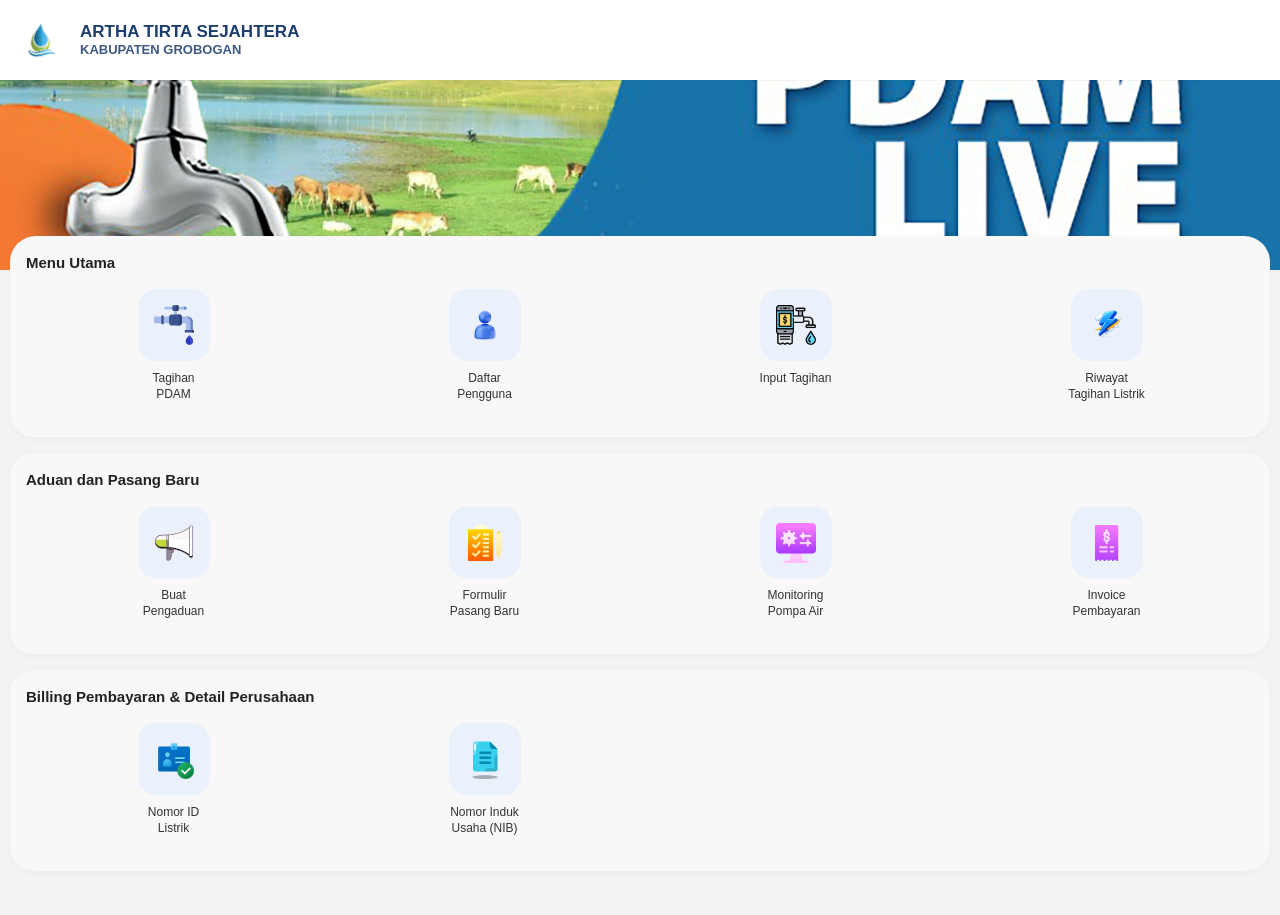
<file: index.html>
<!DOCTYPE html>
<html lang="id">
<head>
    <meta charset="UTF-8">
    <meta name="viewport" content="width=device-width, initial-scale=1.0">
    <title>Artha Tirta Sejahtera</title>
    <link rel="stylesheet" href="assets/css/layout.css">
</head>
<body>

    <!-- HEADER -->
    <div class="top-header">
        <img src="assets/img/logo.png" class="header-logo" alt="Logo PDAM">
        <div class="header-text">
            <div class="header-title">ARTHA TIRTA SEJAHTERA</div>
            <div class="header-subtitle">KABUPATEN GROBOGAN</div>
        </div>
    </div>

    <!-- BANNER -->
    <div class="banner">
        <img src="assets/img/Banner.png" alt="Banner PDAM">
    </div>

    <!-- MAIN CONTENT -->
    <div class="main-content">

        <!-- MENU UTAMA -->
        <div class="section-card">
            <div class="section-title">Menu Utama</div>

            <div class="grid-menu">

                <a href="tagihan-pdam.html" class="menu-box">
                    <div class="icon-box">
                        <img src="assets/icons/pdam.svg" alt="Tagihan PDAM" class="menu-icon">
                    </div>
                    <div class="menu-text">Tagihan PDAM</div>
                </a>

                <a href="pelanggan.html" class="menu-box">
                    <div class="icon-box">
                        <img src="assets/icons/user-account.png" alt="Daftar Pengguna" class="menu-icon">
                    </div>
                    <div class="menu-text">Daftar Pengguna</div>
                </a>

                <a href="Masukan-tagihan.html" class="menu-box">
                    <div class="icon-box">
                        <img src="assets/icons/Icon-Billing.png" alt="Pemasangan PDAM" class="menu-icon">
                    </div>
                    <div class="menu-text">Input Tagihan</div>
                </a>

                <a href="Riwayat-tagihan.html" class="menu-box">
                    <div class="icon-box">
                        <img src="assets/icons/Tagihanlistrik.png" alt="Riwayat Tagihan" class="menu-icon">
                    </div>
                    <div class="menu-text">Riwayat Tagihan Listrik</div>
                </a>

            </div>
        </div>

        <!-- ADUAN DAN PASANG BARU -->
        <div class="section-card">
            <div class="section-title">Aduan dan Pasang Baru</div>

            <div class="grid-menu">

                <a href="coming-soon.html" class="menu-box">
                    <div class="icon-box">
                        <img src="assets/icons/pengaduan.svg" alt="Buat Pengaduan" class="menu-icon icon-megaphone">
                    </div>
                    <div class="menu-text">Buat Pengaduan</div>
                </a>

                <a href="coming-soon.html" class="menu-box">
                    <div class="icon-box">
                        <img src="assets/icons/Formulir.png" alt="Formulir Pasang Baru" class="menu-icon icon-form">
                    </div>
                    <div class="menu-text">Formulir Pasang Baru</div>
                </a>

                <a href="coming-soon.html" class="menu-box">
                    <div class="icon-box">
                        <img src="assets/icons/Monitoring.png" alt="Monitoring Pengaduan" class="menu-icon icon-monitor">
                    </div>
                    <div class="menu-text">Monitoring Pompa Air</div>
                </a>

                <a href="coming-soon.html" class="menu-box">
                    <div class="icon-box">
                        <img src="assets/icons/Invoicr.png" alt="Invoice Pembayaran" class="menu-icon icon-invoice">
                    </div>
                    <div class="menu-text">Invoice Pembayaran</div>
                </a>

            </div>
        </div>

        <!-- BILLING -->
        <div class="section-card">
            <div class="section-title">Billing Pembayaran & Detail Perusahaan</div>

            <div class="grid-menu">

                <a href="Nomor-listrik.html" class="menu-box">
                    <div class="icon-box">
                        <img src="assets/icons/ID Listrik.png" alt="Nomor ID Listrik" class="menu-icon">
                    </div>
                    <div class="menu-text">Nomor ID Listrik</div>
                </a>

                <a href="nib-perusahaan.html" class="menu-box">
                    <div class="icon-box">
                        <img src="assets/icons/Document.png" alt="Nomor Induk Usaha" class="menu-icon">
                    </div>
                    <div class="menu-text">Nomor Induk Usaha (NIB)</div>
                </a>

            </div>
        </div>

    </div>

    <script src="assets/js/common.js"></script>
</body>
</html>
</file>
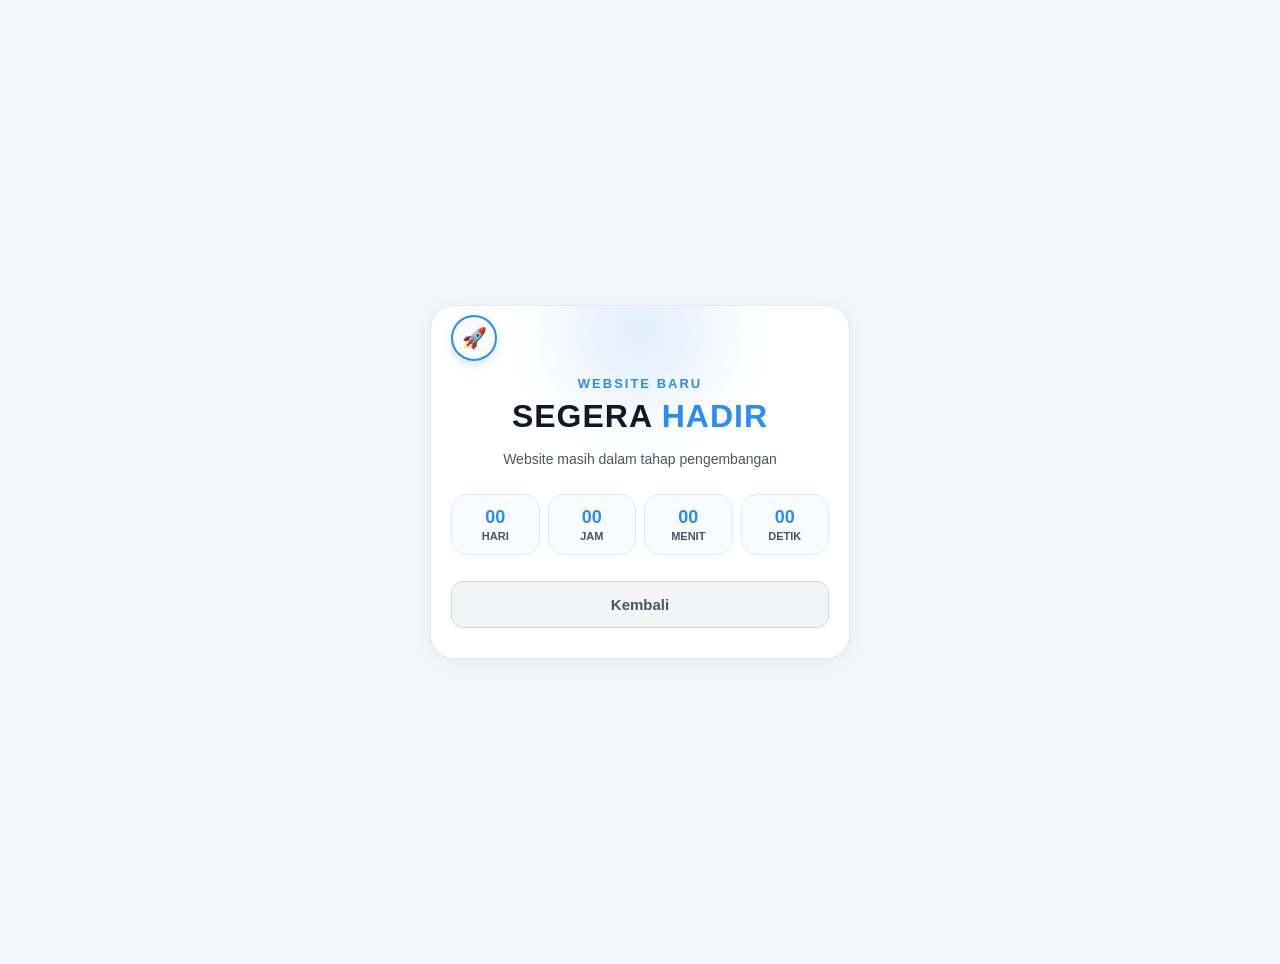
<file: coming-soon.html>
<!DOCTYPE html>
<html lang="id">
<head>
  <meta charset="UTF-8" />
  <meta name="viewport" content="width=device-width, initial-scale=1.0" />
  <title>Segera Hadir</title>
  <link rel="stylesheet" href="assets/css/csoon.css" />
</head>
<body>

  <main class="mobile-wrapper">
    <section class="coming-soon-card">

      <div class="badge">
        <span>🚀</span>
      </div>

      <div class="top-glow"></div>

      <div class="content">
        <p class="mini-label">Website Baru</p>
        <h1>SEGERA <span>HADIR</span></h1>
        <p class="description">
          Website masih dalam tahap pengembangan
        </p>

        <div class="countdown-box">
          <div class="count-item">
            <h2 id="days">00</h2>
            <p>Hari</p>
          </div>
          <div class="count-item">
            <h2 id="hours">00</h2>
            <p>Jam</p>
          </div>
          <div class="count-item">
            <h2 id="minutes">00</h2>
            <p>Menit</p>
          </div>
          <div class="count-item">
            <h2 id="seconds">00</h2>
            <p>Detik</p>
          </div>
        </div>

        <div class="button-group">
          <a href="index.html" class="btn-secondary">Kembali</a>
        </div>
      </div>

    </section>
  </main>

  <script src="assets/js/coming-soon.js"></script>
</body>
</html>
</file>
<file: assets/css/layout.css>
/* =========================
   RESET
========================= */
* {
  margin: 0;
  padding: 0;
  box-sizing: border-box;
}

/* =========================
   BODY
========================= */
body {
  font-family: -apple-system, BlinkMacSystemFont, "Segoe UI", sans-serif;
  background: #f2f3f5;
  color: #222;
  overflow-x: hidden;
}

/* =========================
   HEADER
========================= */
.top-header {
  background: #ffffff;
  padding: 14px 16px;
  display: flex;
  align-items: center;
  position: sticky;
  top: 0;
  z-index: 20;
  transition: all 0.3s ease;
  box-shadow: 0 1px 0 rgba(0,0,0,0.04);
}

.header-logo {
  width: 52px;
  height: 52px;
  object-fit: contain;
  margin-right: 12px;
  flex-shrink: 0;
  transition: all 0.3s ease;
}

.header-text {
  line-height: 1.2;
}

.header-title {
  font-size: 17px;
  font-weight: 800;
  color: #1c3d6e;
  transition: all 0.3s ease;
}

.header-subtitle {
  font-size: 13px;
  font-weight: 600;
  color: #1c3d6e;
  opacity: 0.85;
  transition: all 0.3s ease;
}

/* Saat collapse */
.top-header.collapse {
  padding: 10px 16px;
}

.top-header.collapse .header-logo {
  width: 42px;
  height: 42px;
}

.top-header.collapse .header-title {
  font-size: 15px;
}

.top-header.collapse .header-subtitle {
  font-size: 11px;
}

/* =========================
   BANNER
========================= */
.banner {
  position: relative;
  width: 100%;
  height: 190px;
  overflow: hidden;
  transition: all 0.35s ease;
  z-index: 1;
}

.banner img {
  width: 100%;
  height: 100%;
  object-fit: cover;
  display: block;
  transition: all 0.35s ease;
}

.banner-overlay {
  position: absolute;
  inset: 0;
  background: white;
  opacity: 0;
  pointer-events: none;
  transition: opacity 0.25s ease;
}

/* Saat scroll */
.banner.collapse {
  height: 90px;
}

.banner.collapse .banner-overlay {
  opacity: 0.55;
}

.banner.collapse img {
  filter: blur(2px);
  transform: scale(1.03);
}

/* =========================
   MAIN CONTENT
========================= */
.main-content {
  position: relative;
  z-index: 2;
  margin-top: -34px;
  padding: 0 10px 28px;
}

/* =========================
   SECTION CARD
========================= */
.section-card {
  background: #f8f8f8;
  border-radius: 24px;
  padding: 18px 14px 22px;
  margin-bottom: 16px;
  box-shadow: 0 2px 10px rgba(0,0,0,0.03);
}

/* Card pertama naik nutup banner */
.section-card:first-child {
  border-top-left-radius: 26px;
  border-top-right-radius: 26px;
}

/* =========================
   SECTION TITLE
========================= */
.section-title {
  font-size: 15px;
  font-weight: 700;
  color: #222;
  margin-bottom: 18px;
  padding-left: 2px;
}

/* =========================
   GRID MENU
========================= */
.grid-menu {
  display: grid;
  grid-template-columns: repeat(4, 1fr);
  gap: 22px 12px;
  justify-items: center;
  align-items: start;
}

/* =========================
   MENU BOX
========================= */
.menu-box {
  width: 100%;
  max-width: 78px;
  min-height: 126px;
  display: flex;
  flex-direction: column;
  align-items: center;
  justify-content: flex-start;
  text-align: center;
  text-decoration: none;
  color: inherit;
  transition: transform 0.15s ease;
}

.menu-box:active {
  transform: scale(0.96);
}

/* =========================
   ICON BOX
========================= */
.icon-box {
  width: 72px;
  height: 72px;
  border-radius: 18px;
  background: #eaf1fb;
  display: flex;
  align-items: center;
  justify-content: center;
  margin-bottom: 10px;
  overflow: hidden;
  flex-shrink: 0;
}

/* =========================
   ICON
========================= */
.menu-icon {
  width: 40px;
  height: 40px;
  object-fit: contain;
  display: block;
}

/* Khusus icon yang suka miring posisi visualnya */
.icon-megaphone {
  transform: translateY(1px);
}

.icon-form {
  transform: translateY(1px);
}

.icon-monitor {
  transform: translateY(1px);
}

.icon-invoice {
  transform: translateY(1px);
}

/* =========================
   TEXT
========================= */
.menu-text {
  font-size: 12px;
  font-weight: 500;
  color: #333;
  line-height: 1.3;
  min-height: 38px;
  display: flex;
  align-items: flex-start;
  justify-content: center;
  text-align: center;
  word-break: break-word;
}

/* =========================
   INVOICE CARD
========================= */
.invoice-card {
  background: #f8fbff;
  border: 1px solid #dce9f9;
  padding: 18px;
  border-radius: 16px;
  margin-top: 20px;
}

/* =========================
   MOBILE SMALL
========================= */
@media (max-width: 480px) {
  .top-header {
    padding: 12px 14px;
  }

  .header-logo {
    width: 48px;
    height: 48px;
  }

  .header-title {
    font-size: 16px;
  }

  .header-subtitle {
    font-size: 12px;
  }

  .banner {
    height: 175px;
  }

  .main-content {
    margin-top: -28px;
    padding: 0 8px 24px;
  }

  .section-card {
    padding: 16px 12px 20px;
    border-radius: 22px;
  }

  .grid-menu {
    gap: 20px 10px;
  }

  .menu-box {
    max-width: 76px;
    min-height: 122px;
  }

  .icon-box {
    width: 68px;
    height: 68px;
  }

  .menu-icon {
    width: 38px;
    height: 38px;
  }

  .menu-text {
    font-size: 13px;
    min-height: 36px;
  }
}
</file>
<file: assets/css/csoon.css>
* {
    margin: 0;
    padding: 0;
    box-sizing: border-box;
}

:root {
    --text-main: #111827;
    --text-soft: #4b5563;
    --text-fade: #9ca3af;
    --bg-main: #f3f6fb;
    --bg-card: #ffffff;
    --brand-primary: #2d8cf0;
    --brand-primary-hover: #1e70c8;
    --shadow-soft: 0 4px 18px rgba(0, 0, 0, 0.05);
    --shadow-medium: 0 10px 30px rgba(45, 140, 240, 0.1);
    --border-light: #e5e7eb;
    --radius-xl: 34px;
    --radius-lg: 24px;
    --radius-md: 16px;
    --radius-pill: 999px;
}

body {
    font-family: Arial, sans-serif;
    min-height: 100vh;
    background: var(--bg-main);
    display: flex;
    justify-content: center;
    align-items: center;
    padding: 16px;
    overflow: hidden;
    color: var(--text-main);
}

.mobile-wrapper {
    width: 100%;
    max-width: 420px;
    min-height: 100vh;
    display: flex;
    align-items: center;
    justify-content: center;
}

/* Base Card structure matching app pages */
.coming-soon-card {
    position: relative;
    width: 100%;
    padding: 30px 20px;
    border-radius: var(--radius-lg);
    background: var(--bg-card);
    box-shadow: var(--shadow-soft);
    overflow: hidden;
    border: 1px solid var(--border-light);
}

.badge {
    position: absolute;
    top: -15px;
    left: 20px;
    width: 46px;
    height: 46px;
    border-radius: 50%;
    background: #f8fbff;
    border: 2px solid var(--brand-primary);
    display: flex;
    align-items: center;
    justify-content: center;
    z-index: 3;
    font-size: 20px;
    box-shadow: 0 4px 10px rgba(45, 140, 240, 0.2);
    /* Bring it nicely above the top border */
    transform: translateY(24px);
}

.top-glow {
    position: absolute;
    top: -100px;
    left: 50%;
    transform: translateX(-50%);
    width: 250px;
    height: 250px;
    border-radius: 50%;
    background: radial-gradient(circle, rgba(45, 140, 240, 0.15), transparent 70%);
    filter: blur(10px);
    z-index: 0;
}

.content {
    position: relative;
    z-index: 2;
    margin-top: 40px;
    background: transparent;
    border: none;
    box-shadow: none;
    backdrop-filter: none;
    padding: 0;
}

.mini-label {
    text-align: center;
    letter-spacing: 2px;
    text-transform: uppercase;
    font-size: 13px;
    color: var(--brand-primary);
    font-weight: 700;
    margin-bottom: 8px;
    position: relative;
    z-index: 1;
}

h1 {
    text-align: center;
    font-size: 2rem;
    font-weight: 800;
    line-height: 1.1;
    letter-spacing: 1px;
    margin-bottom: 14px;
    position: relative;
    z-index: 1;
    color: var(--text-main);
}

h1 span {
    display: inline-block;
    color: var(--brand-primary);
}

.description {
    text-align: center;
    font-size: 14px;
    line-height: 1.6;
    color: var(--text-soft);
    margin-bottom: 24px;
    position: relative;
    z-index: 1;
}

.countdown-box {
    display: grid;
    grid-template-columns: repeat(4, 1fr);
    gap: 8px;
    margin-bottom: 26px;
    position: relative;
    z-index: 1;
}

.count-item {
    padding: 12px 6px;
    border-radius: var(--radius-md);
    background: #f8fbff;
    border: 1px solid #dce9f9;
    text-align: center;
    transition: transform 0.2s ease;
}

.count-item:hover {
    transform: translateY(-2px);
    border-color: #bfdbfe;
}

.count-item h2 {
    font-size: 18px;
    font-weight: 800;
    margin-bottom: 2px;
    color: var(--brand-primary);
}

.count-item p {
    font-size: 11px;
    color: var(--text-soft);
    font-weight: 600;
    text-transform: uppercase;
}

.button-group {
    display: flex;
    flex-direction: column;
    gap: 12px;
    position: relative;
    z-index: 1;
}

.btn-secondary {
    display: flex;
    justify-content: center;
    align-items: center;
    text-decoration: none;
    padding: 14px 18px;
    border-radius: 12px;
    font-size: 15px;
    font-weight: 700;
    transition: all 0.25s ease;
    background: #f3f4f6;
    border: 1px solid #d1d5db;
    color: #4b5563;
}

.btn-secondary:hover {
    transform: translateY(-2px);
    background: #e5e7eb;
    color: #1f2937;
}

/* Mobile Height Feel */
@media (max-width: 420px) {
    .mobile-wrapper {
        min-height: 100vh;
    }

    .coming-soon-card {
        padding: 24px 16px;
    }

    h1 {
        font-size: 1.8rem;
    }

    .description {
        font-size: 13px;
    }
}

/* Tablet / Desktop Preview */
@media (min-width: 768px) {
    body {
        padding: 32px;
    }
}
</file>
